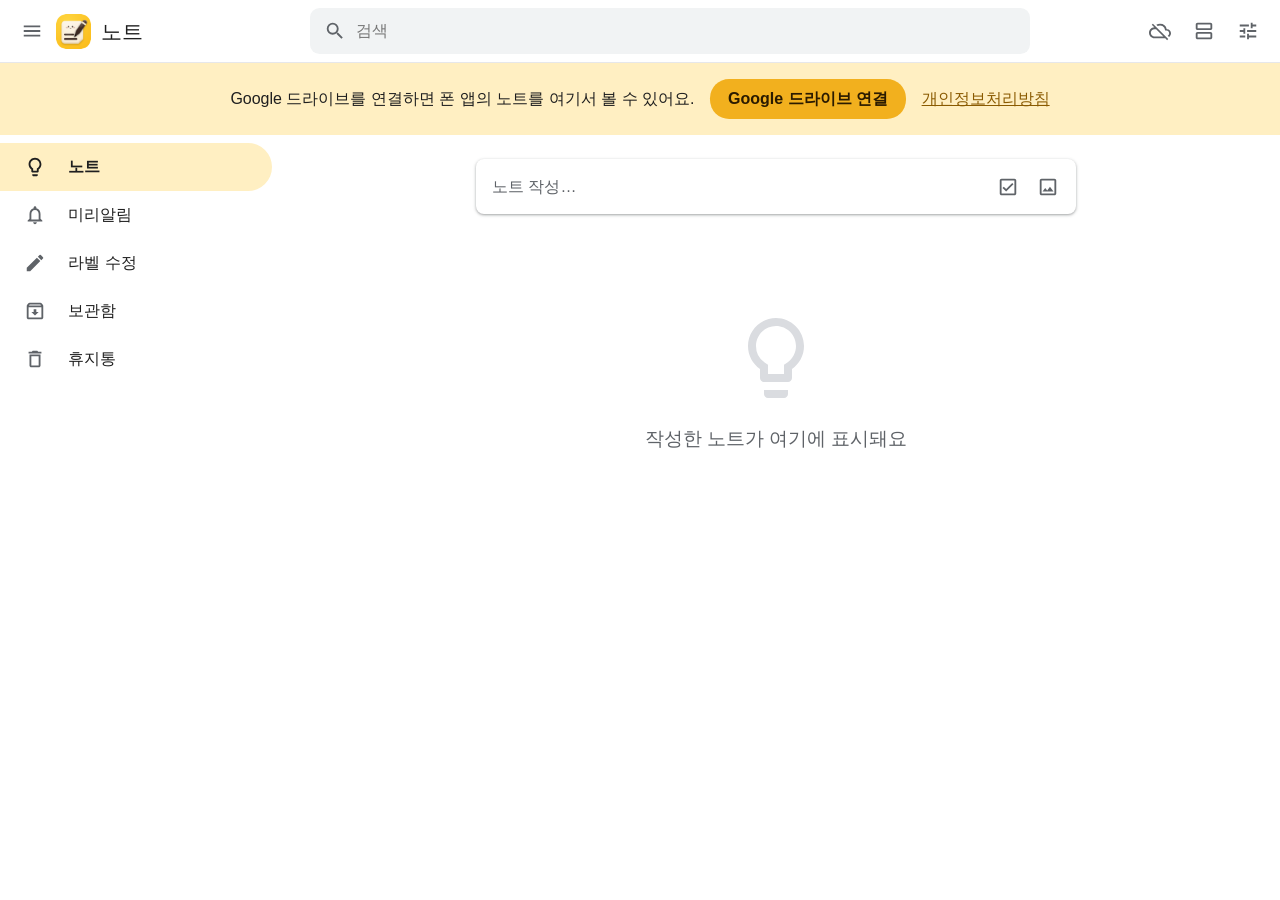
<file: index.html>
<!doctype html>
<html lang="ko">
  <head>
    <meta charset="utf-8" />
    <meta name="viewport" content="width=device-width, initial-scale=1" />
    <title>RiccoNote</title>
    <meta name="description" content="RiccoNote 웹 버전 — 폰 앱과 같은 노트를 PC 에서" />
    <link rel="icon" href="favicon.png?v=cdf46eb04e98" />
    <script type="module" crossorigin src="./assets/index-Fqd5CHyT.js"></script>
    <link rel="stylesheet" crossorigin href="./assets/index-Bnz3eocQ.css">
  </head>
  <body>
    <div id="root"></div>
  </body>
</html>
</file>
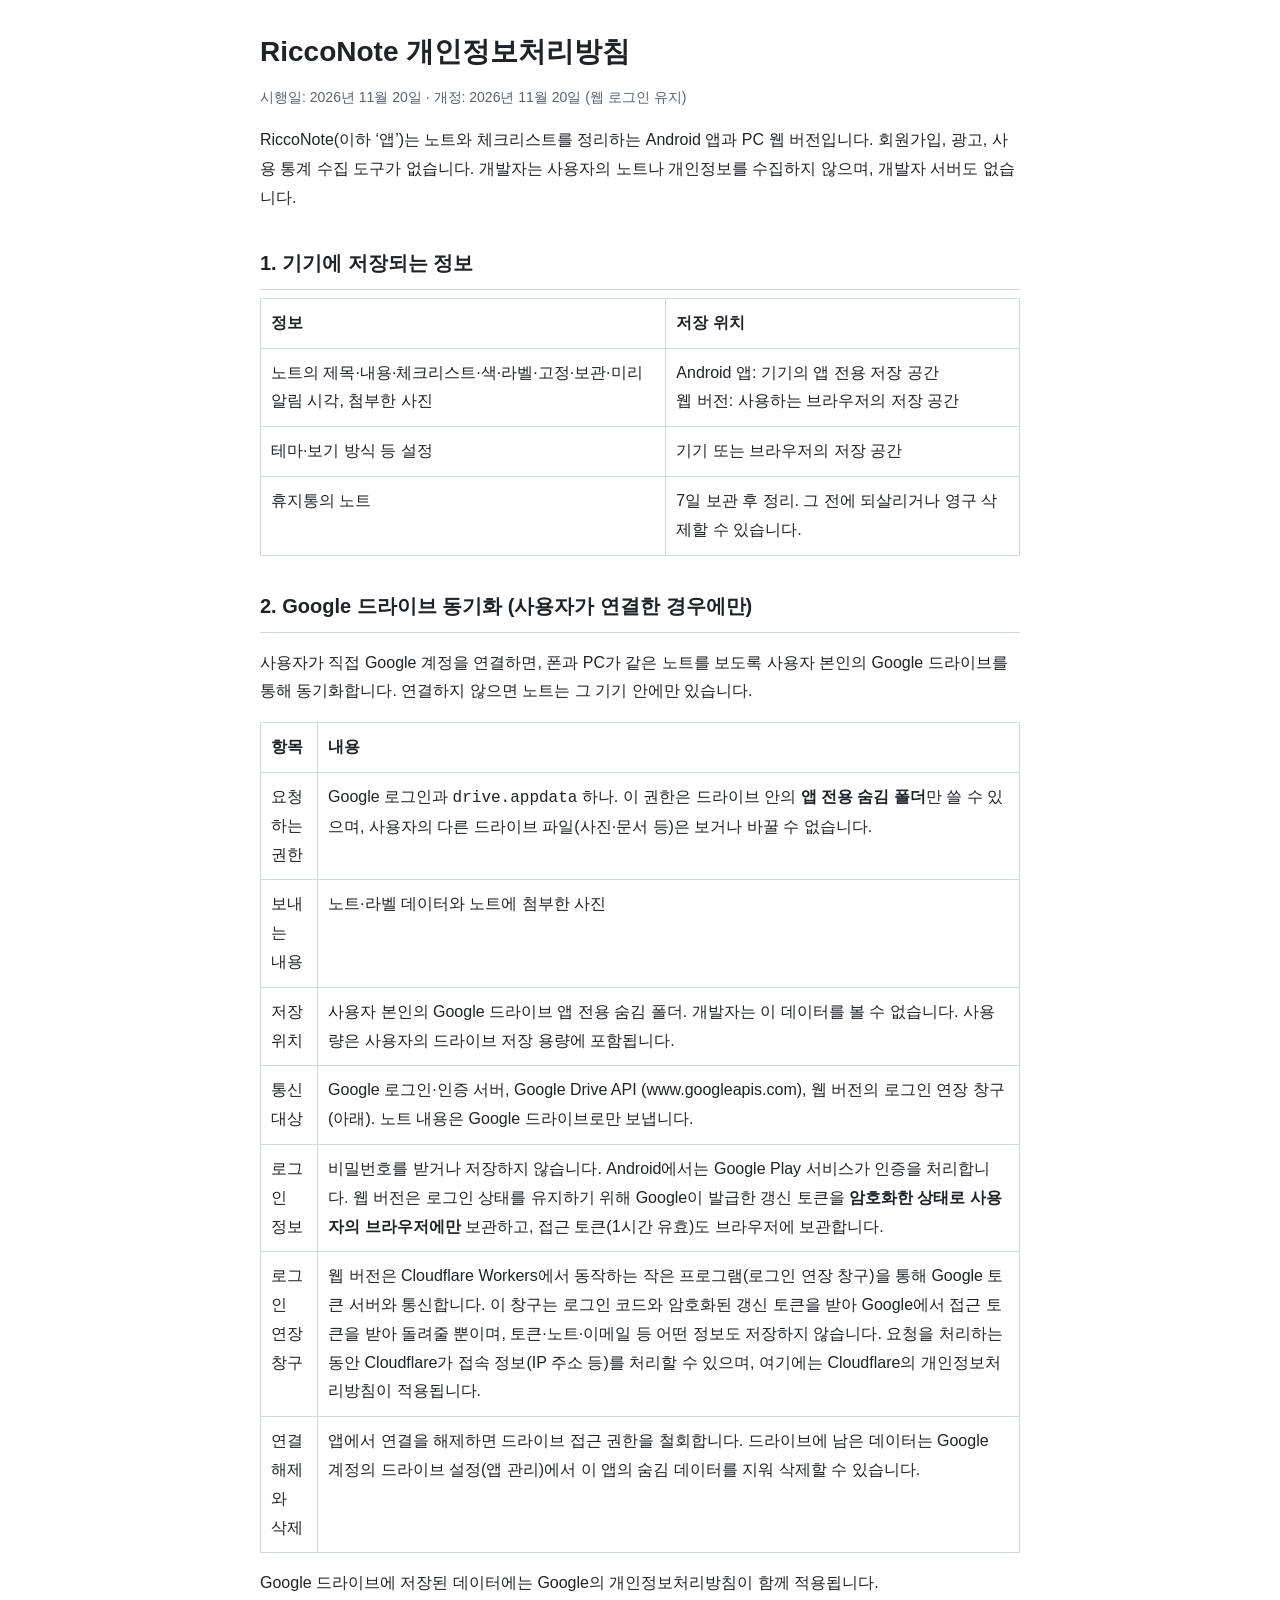
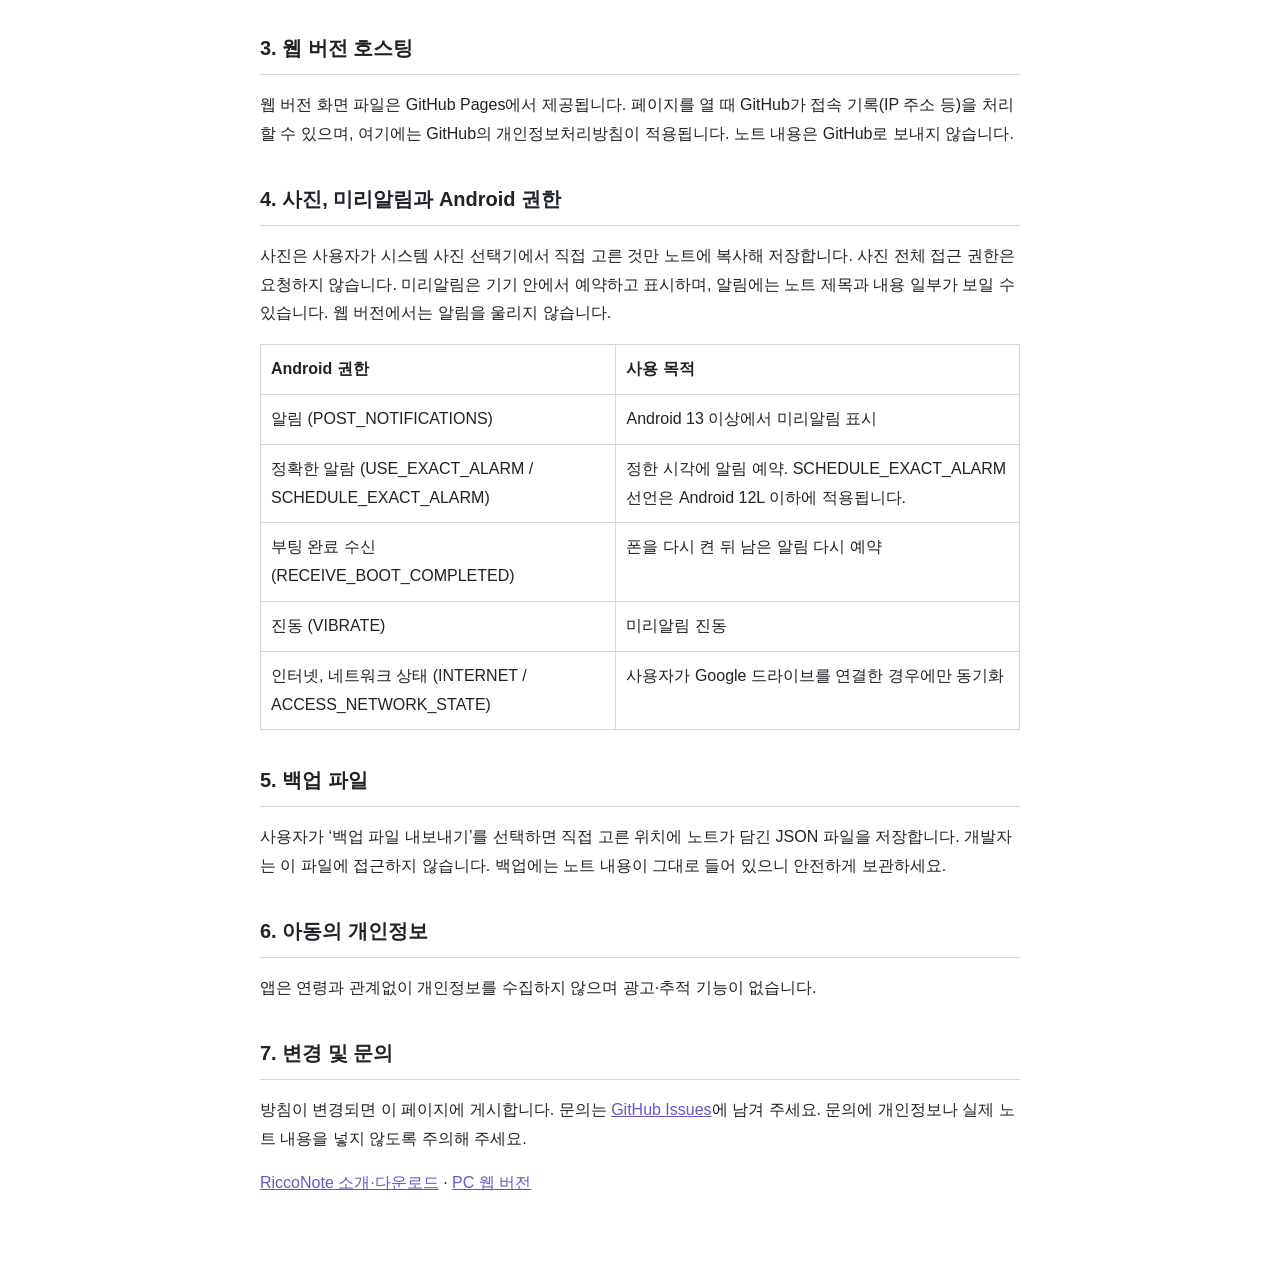
<file: privacy.html>
<!doctype html>
<html lang="ko"><head><meta charset="utf-8"><meta name="viewport" content="width=device-width,initial-scale=1"><title>RiccoNote 개인정보처리방침</title><style>  :root { --bg:#ffffff; --fg:#1f2328; --muted:#59636e; --line:#d1d9e0; --accent:#6a55c2; }
  @media (prefers-color-scheme: dark) { :root { --bg:#0d1117; --fg:#e6edf3; --muted:#9198a1; --line:#3d444d; --accent:#b4a6f5; } }
  body { margin:0; background:var(--bg); color:var(--fg); font:16px/1.8 -apple-system,"Segoe UI","Malgun Gothic","Apple SD Gothic Neo",sans-serif; }
  main { max-width:760px; margin:0 auto; padding:32px 16px 64px; }
  h1 { font-size:28px; line-height:1.4; margin:0 0 8px; } h2 { font-size:20px; margin:32px 0 8px; border-bottom:1px solid var(--line); padding-bottom:8px; }
  .muted { color:var(--muted); font-size:14px; } a { color:var(--accent); } table { border-collapse:collapse; width:100%; }
  th,td { border:1px solid var(--line); padding:10px; text-align:left; vertical-align:top; } code { word-break:break-all; }</style></head><body><main><h1>RiccoNote 개인정보처리방침</h1>
<p class="muted">시행일: 2026년 11월 20일 · 개정: 2026년 11월 20일 (웹 로그인 유지)</p>
<p>RiccoNote(이하 ‘앱’)는 노트와 체크리스트를 정리하는 Android 앱과 PC 웹 버전입니다. 회원가입, 광고, 사용 통계 수집 도구가 없습니다. 개발자는 사용자의 노트나 개인정보를 수집하지 않으며, 개발자 서버도 없습니다.</p>
<h2>1. 기기에 저장되는 정보</h2>
<table><tr><th>정보</th><th>저장 위치</th></tr>
<tr><td>노트의 제목·내용·체크리스트·색·라벨·고정·보관·미리알림 시각, 첨부한 사진</td><td>Android 앱: 기기의 앱 전용 저장 공간<br>웹 버전: 사용하는 브라우저의 저장 공간</td></tr>
<tr><td>테마·보기 방식 등 설정</td><td>기기 또는 브라우저의 저장 공간</td></tr>
<tr><td>휴지통의 노트</td><td>7일 보관 후 정리. 그 전에 되살리거나 영구 삭제할 수 있습니다.</td></tr></table>
<h2>2. Google 드라이브 동기화 (사용자가 연결한 경우에만)</h2>
<p>사용자가 직접 Google 계정을 연결하면, 폰과 PC가 같은 노트를 보도록 사용자 본인의 Google 드라이브를 통해 동기화합니다. 연결하지 않으면 노트는 그 기기 안에만 있습니다.</p>
<table><tr><th>항목</th><th>내용</th></tr>
<tr><td>요청하는 권한</td><td>Google 로그인과 <code>drive.appdata</code> 하나. 이 권한은 드라이브 안의 <strong>앱 전용 숨김 폴더</strong>만 쓸 수 있으며, 사용자의 다른 드라이브 파일(사진·문서 등)은 보거나 바꿀 수 없습니다.</td></tr>
<tr><td>보내는 내용</td><td>노트·라벨 데이터와 노트에 첨부한 사진</td></tr>
<tr><td>저장 위치</td><td>사용자 본인의 Google 드라이브 앱 전용 숨김 폴더. 개발자는 이 데이터를 볼 수 없습니다. 사용량은 사용자의 드라이브 저장 용량에 포함됩니다.</td></tr>
<tr><td>통신 대상</td><td>Google 로그인·인증 서버, Google Drive API (www.googleapis.com), 웹 버전의 로그인 연장 창구(아래). 노트 내용은 Google 드라이브로만 보냅니다.</td></tr>
<tr><td>로그인 정보</td><td>비밀번호를 받거나 저장하지 않습니다. Android에서는 Google Play 서비스가 인증을 처리합니다. 웹 버전은 로그인 상태를 유지하기 위해 Google이 발급한 갱신 토큰을 <strong>암호화한 상태로 사용자의 브라우저에만</strong> 보관하고, 접근 토큰(1시간 유효)도 브라우저에 보관합니다.</td></tr>
<tr><td>로그인 연장 창구</td><td>웹 버전은 Cloudflare Workers에서 동작하는 작은 프로그램(로그인 연장 창구)을 통해 Google 토큰 서버와 통신합니다. 이 창구는 로그인 코드와 암호화된 갱신 토큰을 받아 Google에서 접근 토큰을 받아 돌려줄 뿐이며, 토큰·노트·이메일 등 어떤 정보도 저장하지 않습니다. 요청을 처리하는 동안 Cloudflare가 접속 정보(IP 주소 등)를 처리할 수 있으며, 여기에는 Cloudflare의 개인정보처리방침이 적용됩니다.</td></tr>
<tr><td>연결 해제와 삭제</td><td>앱에서 연결을 해제하면 드라이브 접근 권한을 철회합니다. 드라이브에 남은 데이터는 Google 계정의 드라이브 설정(앱 관리)에서 이 앱의 숨김 데이터를 지워 삭제할 수 있습니다.</td></tr></table>
<p>Google 드라이브에 저장된 데이터에는 Google의 개인정보처리방침이 함께 적용됩니다.</p>
<h2>3. 웹 버전 호스팅</h2>
<p>웹 버전 화면 파일은 GitHub Pages에서 제공됩니다. 페이지를 열 때 GitHub가 접속 기록(IP 주소 등)을 처리할 수 있으며, 여기에는 GitHub의 개인정보처리방침이 적용됩니다. 노트 내용은 GitHub로 보내지 않습니다.</p>
<h2>4. 사진, 미리알림과 Android 권한</h2>
<p>사진은 사용자가 시스템 사진 선택기에서 직접 고른 것만 노트에 복사해 저장합니다. 사진 전체 접근 권한은 요청하지 않습니다. 미리알림은 기기 안에서 예약하고 표시하며, 알림에는 노트 제목과 내용 일부가 보일 수 있습니다. 웹 버전에서는 알림을 울리지 않습니다.</p>
<table><tr><th>Android 권한</th><th>사용 목적</th></tr>
<tr><td>알림 (POST_NOTIFICATIONS)</td><td>Android 13 이상에서 미리알림 표시</td></tr>
<tr><td>정확한 알람 (USE_EXACT_ALARM / SCHEDULE_EXACT_ALARM)</td><td>정한 시각에 알림 예약. SCHEDULE_EXACT_ALARM 선언은 Android 12L 이하에 적용됩니다.</td></tr>
<tr><td>부팅 완료 수신 (RECEIVE_BOOT_COMPLETED)</td><td>폰을 다시 켠 뒤 남은 알림 다시 예약</td></tr>
<tr><td>진동 (VIBRATE)</td><td>미리알림 진동</td></tr>
<tr><td>인터넷, 네트워크 상태 (INTERNET / ACCESS_NETWORK_STATE)</td><td>사용자가 Google 드라이브를 연결한 경우에만 동기화</td></tr></table>
<h2>5. 백업 파일</h2>
<p>사용자가 ‘백업 파일 내보내기’를 선택하면 직접 고른 위치에 노트가 담긴 JSON 파일을 저장합니다. 개발자는 이 파일에 접근하지 않습니다. 백업에는 노트 내용이 그대로 들어 있으니 안전하게 보관하세요.</p>
<h2>6. 아동의 개인정보</h2>
<p>앱은 연령과 관계없이 개인정보를 수집하지 않으며 광고·추적 기능이 없습니다.</p>
<h2>7. 변경 및 문의</h2>
<p>방침이 변경되면 이 페이지에 게시합니다. 문의는 <a href="https://github.com/pjh3152/RiccoNote-app/issues">GitHub Issues</a>에 남겨 주세요. 문의에 개인정보나 실제 노트 내용을 넣지 않도록 주의해 주세요.</p>
<p><a href="https://pjh3152.github.io/RiccoNote-app/">RiccoNote 소개·다운로드</a> · <a href="https://pjh3152.github.io/RiccoNote-web/">PC 웹 버전</a></p></main></body></html>
</file>
<file: assets/index-Bnz3eocQ.css>
:root,:root[data-theme=light]{--bg: #ffffff;--fg: #1f1f1f;--sub: #5f6368;--surface: #f1f3f4;--line: #dadce0;--line2: #e6e7ea;--primary: #8a5a00;--accent: #f2b01e;--sel: #ffefc2;--scrim: rgba(32, 33, 36, .55);--shadow: 0 1px 2px rgba(60,64,67,.3), 0 1px 3px 1px rgba(60,64,67,.15);color-scheme:light}:root[data-theme=dark]{--bg: #202124;--fg: #e8eaed;--sub: #9aa0a6;--surface: #2d2e31;--line: #5f6368;--line2: #3c4043;--primary: #ffc94a;--accent: #ffc94a;--sel: #41423f;--scrim: rgba(0, 0, 0, .6);--shadow: 0 1px 2px rgba(0,0,0,.6), 0 1px 3px 1px rgba(0,0,0,.3);color-scheme:dark}:root[data-theme=gray]{--bg: #2a2d32;--fg: #eceef1;--sub: #a3abb5;--surface: #34383e;--line: #555b63;--line2: #474c53;--primary: #ffc94a;--accent: #ffc94a;--sel: #3c4047;--scrim: rgba(0, 0, 0, .55);--shadow: 0 1px 2px rgba(0,0,0,.5), 0 1px 3px 1px rgba(0,0,0,.25);color-scheme:dark}*{box-sizing:border-box}html,body{margin:0;height:100%}body{background:var(--bg);color:var(--fg);font-family:-apple-system,Segoe UI,Malgun Gothic,Apple SD Gothic Neo,Noto Sans KR,sans-serif;font-size:1rem;line-height:1.5}button{font:inherit;color:inherit;background:none;border:0;cursor:pointer}input,textarea{font:inherit;color:inherit}a{color:var(--primary)}.icon-btn{width:2.5rem;height:2.5rem;border-radius:50%;display:inline-flex;align-items:center;justify-content:center;color:var(--sub);flex:none}.icon-btn:hover{background:color-mix(in srgb,var(--fg) 8%,transparent);color:var(--fg)}.icon-btn.active{color:var(--fg);background:color-mix(in srgb,var(--fg) 10%,transparent)}.icon-btn.warn{color:#d93025}.icon-btn.spin svg{animation:spin 1s linear infinite}@keyframes spin{to{transform:rotate(360deg)}}.text-btn{padding:.45rem .9rem;border-radius:6px;font-weight:600;font-size:.9rem;color:var(--fg)}.text-btn:hover{background:color-mix(in srgb,var(--fg) 8%,transparent)}.text-btn.danger{color:#d93025}.filled-btn{padding:.5rem 1.1rem;border-radius:1.2rem;font-weight:600;background:var(--accent);color:#2b1b00}.app{min-height:100%;display:flex;flex-direction:column}.top{position:sticky;top:0;z-index:20;display:flex;align-items:center;gap:.25rem;padding:.5rem .75rem;background:var(--bg);border-bottom:1px solid var(--line2)}.brand{display:flex;align-items:center;gap:.6rem;min-width:9rem;font-size:1.3rem;color:var(--fg)}.brand img{width:2.2rem;height:2.2rem;border-radius:.6rem}.search{flex:1;max-width:45rem;margin:0 auto;display:flex;align-items:center;gap:.5rem;background:var(--surface);border-radius:.6rem;padding:0 .5rem 0 .9rem;height:2.9rem;color:var(--sub)}.search input{flex:1;border:0;outline:0;background:none;font-size:1rem;color:var(--fg);min-width:0}.banner{display:flex;align-items:center;justify-content:center;gap:1rem;flex-wrap:wrap;padding:1rem;background:var(--sel);text-align:center}.banner.small{padding:.4rem 1rem;font-size:.9rem}.body{flex:1;display:flex}.nav{width:0;overflow:hidden;flex:none;padding-top:.5rem;transition:width .15s}.nav.open{width:17rem}.nav-item{display:flex;align-items:center;gap:1.4rem;width:100%;height:3rem;padding:0 1.5rem;border-radius:0 1.5rem 1.5rem 0;color:var(--fg);text-align:left;white-space:nowrap}.nav-item svg{color:var(--sub)}.nav-item span{overflow:hidden;text-overflow:ellipsis}.nav-item:hover{background:color-mix(in srgb,var(--fg) 6%,transparent)}.nav-item.on{background:var(--sel);font-weight:600}.nav-item.on svg{color:var(--fg)}.main{flex:1;min-width:0;padding:1.5rem 1rem 4rem}.composer{max-width:37.5rem;margin:0 auto 2rem;display:flex;align-items:center;padding:.25rem .5rem .25rem 0;border-radius:.5rem;box-shadow:var(--shadow);background:var(--bg)}.composer-text{flex:1;text-align:left;padding:.7rem 1rem;color:var(--sub);font-weight:500}.trash-bar{text-align:center;color:var(--sub);font-style:italic;margin-bottom:1.5rem;display:flex;align-items:center;justify-content:center;gap:1rem;flex-wrap:wrap}.empty{display:flex;flex-direction:column;align-items:center;color:var(--line);margin-top:6rem}.empty p{color:var(--sub);font-size:1.2rem}.section{max-width:100rem;margin:0 auto 1.5rem}.section-title{font-size:.72rem;font-weight:600;letter-spacing:.06em;color:var(--sub);margin:0 0 .6rem .4rem;text-transform:uppercase}.cols{display:flex;gap:1rem;align-items:flex-start;justify-content:center}.col{flex:0 1 15rem;min-width:0;display:flex;flex-direction:column;gap:1rem}.cols.single .col{flex-basis:37.5rem}.card{position:relative;border:1px solid var(--line);border-radius:.5rem;overflow:hidden;cursor:default;transition:box-shadow .15s;word-break:break-word}.card.colored{border-color:transparent}.card:hover{box-shadow:var(--shadow)}.card.dragging{opacity:.35}.card-in{padding:.75rem 1rem .5rem}.card-title{font-weight:600;font-size:1rem;margin-bottom:.3rem;display:-webkit-box;-webkit-line-clamp:2;-webkit-box-orient:vertical;overflow:hidden}.card-body{font-size:.9rem;white-space:pre-wrap;display:-webkit-box;-webkit-line-clamp:10;-webkit-box-orient:vertical;overflow:hidden}.card-body.muted{color:var(--sub)}.card-item{display:flex;gap:.4rem;align-items:flex-start;font-size:.9rem}.card-item svg{margin-top:.2rem;color:var(--sub)}.card-item.indent{padding-left:1.4rem}.card-item.done span{text-decoration:line-through;color:var(--sub)}.card-more{font-size:.8rem;color:var(--sub);margin-top:.2rem}.card-tools{display:flex;justify-content:flex-end;padding:0 .3rem .2rem;opacity:0;transition:opacity .15s}.card:hover .card-tools,.card:focus-within .card-tools{opacity:1}@media (hover: none){.card-tools{opacity:1}}.card-tools .icon-btn{width:2.1rem;height:2.1rem}.card-colors{position:absolute;left:.5rem;right:.5rem;bottom:2.6rem;z-index:5;background:var(--bg);border-radius:.5rem;box-shadow:var(--shadow);padding:.5rem}.chips{display:flex;flex-wrap:wrap;gap:.35rem;margin-top:.5rem}.card-in>.chips:not(:empty){margin-top:1.35rem}.chip{display:inline-flex;align-items:center;gap:.3rem;padding:.15rem .65rem;border-radius:1rem;font-size:.82rem;background:color-mix(in srgb,var(--fg) 8%,transparent);color:var(--fg)}.chip-text{padding:0;font-size:inherit}.chip-x{display:inline-flex;padding:.1rem;margin:0 -.35rem 0 .1rem;border-radius:50%;color:var(--sub);opacity:.45}.chip-x:hover,.chip-x:focus-visible{opacity:1;color:var(--fg);background:color-mix(in srgb,var(--fg) 12%,transparent)}.chip.small{font-size:.74rem;padding:.1rem .55rem}.chip.past{text-decoration:line-through;color:var(--sub)}.chip.sel{background:var(--accent);color:#2b1b00;font-weight:600}.photo-grid{display:flex;flex-direction:column;gap:2px}.photo-row{display:flex;gap:2px}.photo{flex:1;min-width:0;height:9rem;object-fit:cover;display:block;cursor:pointer}.photo-row:only-child .photo:only-child{height:auto;max-height:22rem}.photo-missing{display:flex;align-items:center;justify-content:center;background:var(--surface);color:var(--sub)}.viewer{position:fixed;top:0;right:0;bottom:0;left:0;z-index:60;background:#000000eb;display:flex;align-items:center;justify-content:center;color:#fff}.viewer-bar{position:absolute;top:0;left:0;right:0;display:flex;align-items:center;padding:.5rem 1rem;gap:.5rem}.viewer .icon-btn{color:#fff}.viewer-img{max-width:92vw;max-height:86vh;object-fit:contain}.viewer-prev,.viewer-next{position:absolute;top:50%}.viewer-prev{left:1rem}.viewer-next{right:1rem}.scrim{position:fixed;top:0;right:0;bottom:0;left:0;z-index:40;background:var(--scrim);display:flex;align-items:flex-start;justify-content:center;padding:6vh 1rem 1rem;overflow-y:auto}.editor{position:relative;width:100%;max-width:37.5rem;border-radius:.5rem;box-shadow:0 4px 24px #00000059;display:flex;flex-direction:column;max-height:88vh;border:1px solid var(--line2)}.editor-scroll{overflow-y:auto;padding-bottom:.5rem}.editor-head{display:flex;align-items:flex-start;padding:.6rem .5rem 0 1rem}.title-input,.body-input,.item-text{width:100%;border:0;outline:0;background:none;resize:none;overflow:hidden;display:block;padding:0}.title-input{font-size:1.35rem;font-weight:500;padding:.45rem 0}.body-input{padding:.2rem 1rem;min-height:3rem;font-size:1rem}.items{padding:0 .5rem}.item{display:flex;align-items:flex-start;gap:.5rem;padding:.15rem 0 .15rem .5rem;border-top:1px solid transparent;border-bottom:1px solid transparent}.item:focus-within{border-color:var(--line2)}.item.indent{padding-left:2.2rem}.item input[type=checkbox]{margin-top:.35rem;width:1.05rem;height:1.05rem;accent-color:var(--sub);flex:none}.item.done .item-text{text-decoration:line-through;color:var(--sub)}.item .item-btn{opacity:0;width:2rem;height:2rem}.item:hover .item-btn,.item:focus-within .item-btn{opacity:1}.add-item,.done-toggle{display:flex;align-items:center;gap:.6rem;padding:.45rem .5rem;color:var(--sub)}.editor .chips{padding:0 1rem}.edited{text-align:right;font-size:.78rem;color:var(--sub);padding:.4rem 1rem 0}.editor-bar{display:flex;align-items:center;flex-wrap:wrap;padding:.25rem .5rem;gap:.1rem}.color-pop{padding:.6rem 1rem;border-top:1px solid var(--line2)}.menu-wrap{position:relative}.menu{position:absolute;bottom:2.6rem;left:0;z-index:10;min-width:11rem;padding:.4rem 0;border-radius:.4rem;background:var(--bg);box-shadow:0 2px 10px #0000004d;display:flex;flex-direction:column}.menu button{text-align:left;padding:.5rem 1rem;font-size:.92rem}.menu button:hover{background:color-mix(in srgb,var(--fg) 8%,transparent)}.color-row{display:flex;flex-wrap:wrap;gap:.45rem}.swatch{width:2rem;height:2rem;border-radius:50%;border:1px solid var(--line);display:inline-flex;align-items:center;justify-content:center;color:var(--fg)}.swatch.sel{border:2px solid var(--primary)}.swatch:hover{border-color:var(--fg)}.dialog{width:100%;max-width:26rem;background:var(--bg);border-radius:.8rem;box-shadow:0 6px 30px #00000059;padding:1.2rem 1.2rem .6rem;margin-top:4vh;display:flex;flex-direction:column;max-height:86vh}.dialog.wide{max-width:34rem}.dialog h2{margin:0 0 .8rem;font-size:1.2rem;font-weight:600}.dialog h3{margin:1.1rem 0 .3rem;font-size:.85rem;color:var(--primary)}.dialog-body{overflow-y:auto;display:flex;flex-direction:column;gap:.2rem}.dialog-actions{display:flex;align-items:center;gap:.3rem;padding-top:.6rem}.hint{color:var(--sub);font-size:.88rem;margin:.1rem 0 .5rem}.row-btn{display:flex;align-items:center;gap:.6rem;justify-content:space-between;text-align:left;padding:.6rem .4rem;border-radius:.4rem}.row-btn span{color:var(--sub);font-size:.88rem}.row-btn:hover{background:color-mix(in srgb,var(--fg) 7%,transparent)}.row-custom{display:flex;gap:.4rem;align-items:center;padding:.4rem 0}.row-custom input{flex:1;padding:.4rem;border:1px solid var(--line);border-radius:.4rem;background:var(--bg)}.field{width:100%;padding:.5rem .6rem;border:1px solid var(--line);border-radius:.4rem;background:var(--bg);outline:0}.field:focus{border-color:var(--primary)}.check-row{display:flex;align-items:center;gap:.7rem;padding:.35rem .2rem;cursor:pointer}.check-row input{width:1.05rem;height:1.05rem;accent-color:var(--primary)}.label-edit{display:flex;align-items:center;gap:.3rem;padding:.15rem 0;color:var(--sub)}@media (max-width: 800px){.brand span{display:none}.brand{min-width:0}.nav.open{position:fixed;top:3.9rem;bottom:0;left:0;z-index:30;background:var(--bg);box-shadow:var(--shadow)}.main{padding:1rem .5rem 4rem}.cols,.col{gap:.6rem}.scrim{padding:0}.editor{max-height:100vh;height:100%;border-radius:0;max-width:none}}
</file>
